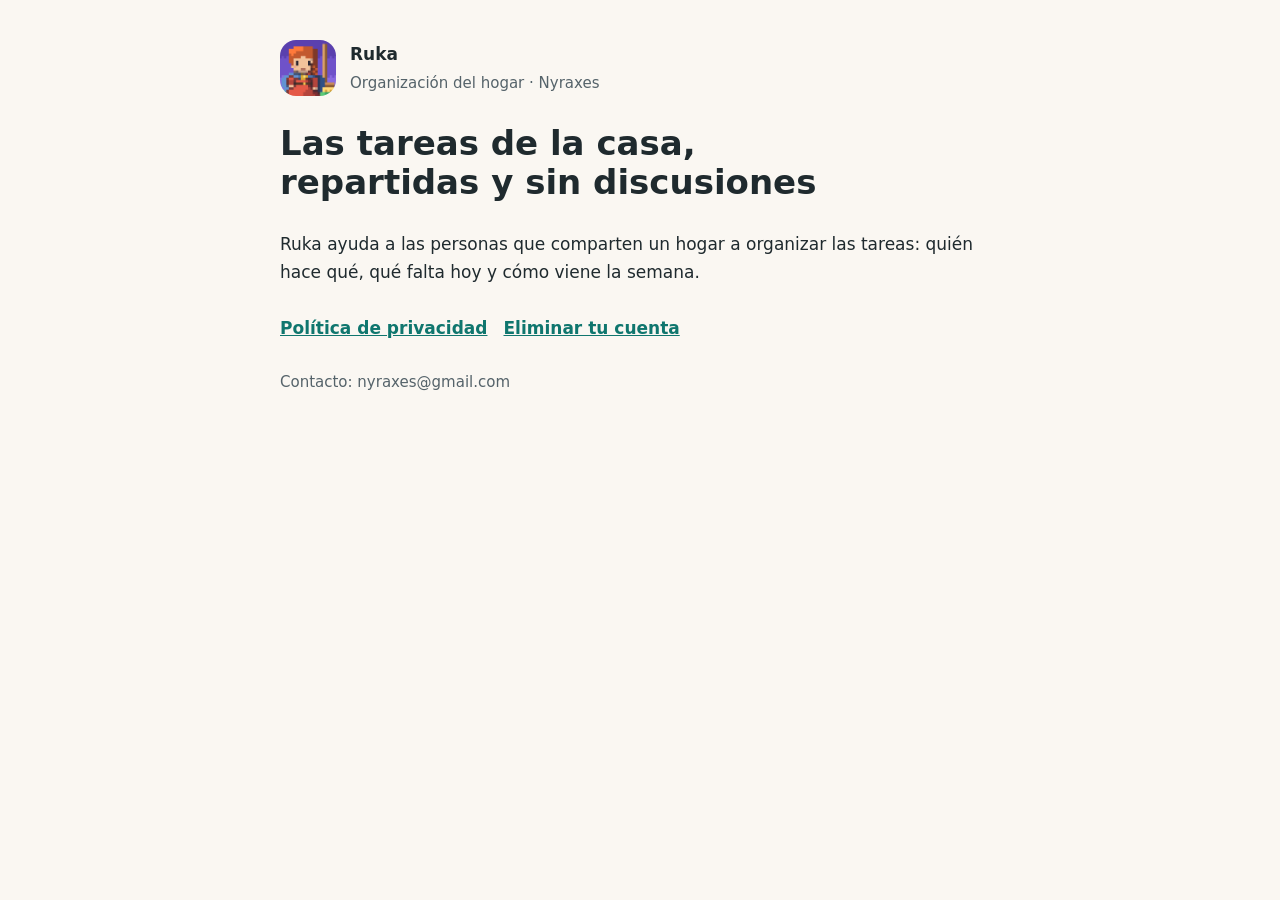
<file: index.html>
<!doctype html>
<html lang="es-AR">
<head>
<meta charset="utf-8">
<meta name="viewport" content="width=device-width, initial-scale=1">
<title>Ruka · Organización del hogar</title>
<link rel="stylesheet" href="estilo.css">
</head>
<body>
<main>
  <header>
    <img src="icono.png" alt="">
    <div><strong>Ruka</strong><br><span>Organización del hogar · Nyraxes</span></div>
  </header>
  <h1>Las tareas de la casa, repartidas y sin discusiones</h1>
  <p>Ruka ayuda a las personas que comparten un hogar a organizar las tareas: quién hace qué, qué falta hoy y cómo viene la semana.</p>
  <nav>
    <a href="privacidad.html">Política de privacidad</a>
    <a href="eliminar-cuenta.html">Eliminar tu cuenta</a>
  </nav>
  <footer><p>Contacto: nyraxes@gmail.com</p></footer>
</main>
</body>
</html>
</file>
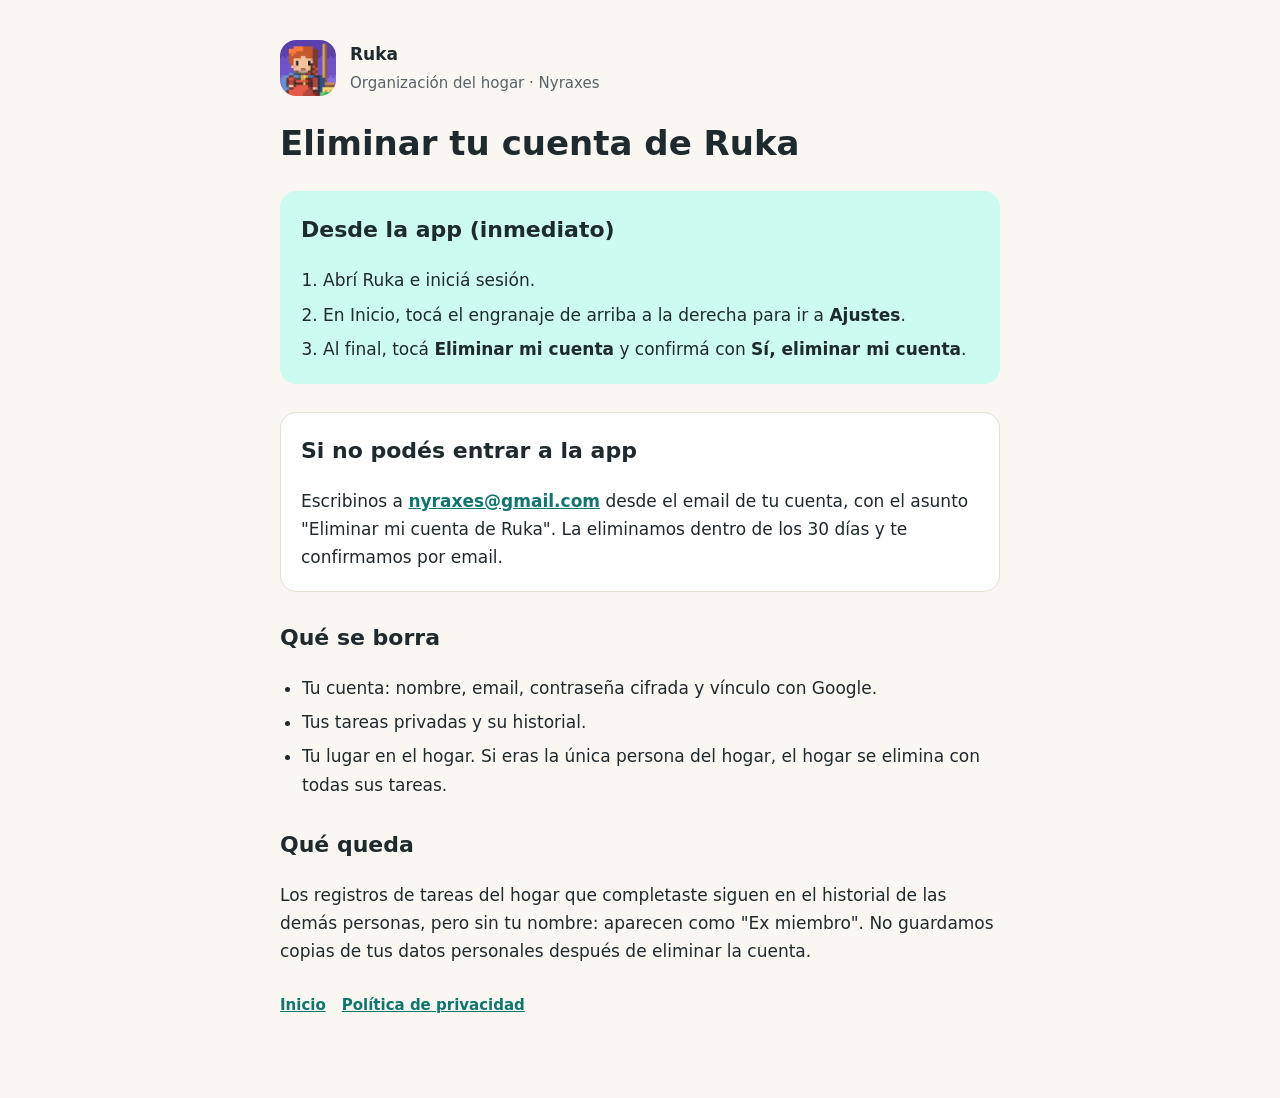
<file: eliminar-cuenta.html>
<!doctype html>
<html lang="es-AR">
<head>
<meta charset="utf-8">
<meta name="viewport" content="width=device-width, initial-scale=1">
<title>Eliminar tu cuenta · Ruka</title>
<link rel="stylesheet" href="estilo.css">
</head>
<body>
<main>
  <header>
    <img src="icono.png" alt="">
    <div><strong>Ruka</strong><br><span>Organización del hogar · Nyraxes</span></div>
  </header>

  <h1>Eliminar tu cuenta de Ruka</h1>

  <section class="card destacado">
    <h2>Desde la app (inmediato)</h2>
    <ol>
      <li>Abrí Ruka e iniciá sesión.</li>
      <li>En Inicio, tocá el engranaje de arriba a la derecha para ir a <strong>Ajustes</strong>.</li>
      <li>Al final, tocá <strong>Eliminar mi cuenta</strong> y confirmá con <strong>Sí, eliminar mi cuenta</strong>.</li>
    </ol>
  </section>

  <section class="card">
    <h2>Si no podés entrar a la app</h2>
    <p>Escribinos a <a href="mailto:nyraxes@gmail.com?subject=Eliminar%20mi%20cuenta%20de%20Homely">nyraxes@gmail.com</a> desde el email de tu cuenta, con el asunto "Eliminar mi cuenta de Ruka". La eliminamos dentro de los 30 días y te confirmamos por email.</p>
  </section>

  <section>
    <h2>Qué se borra</h2>
    <ul>
      <li>Tu cuenta: nombre, email, contraseña cifrada y vínculo con Google.</li>
      <li>Tus tareas privadas y su historial.</li>
      <li>Tu lugar en el hogar. Si eras la única persona del hogar, el hogar se elimina con todas sus tareas.</li>
    </ul>
  </section>

  <section>
    <h2>Qué queda</h2>
    <p>Los registros de tareas del hogar que completaste siguen en el historial de las demás personas, pero sin tu nombre: aparecen como "Ex miembro". No guardamos copias de tus datos personales después de eliminar la cuenta.</p>
  </section>

  <footer>
    <nav><a href="index.html">Inicio</a><a href="privacidad.html">Política de privacidad</a></nav>
  </footer>
</main>
</body>
</html>
</file>
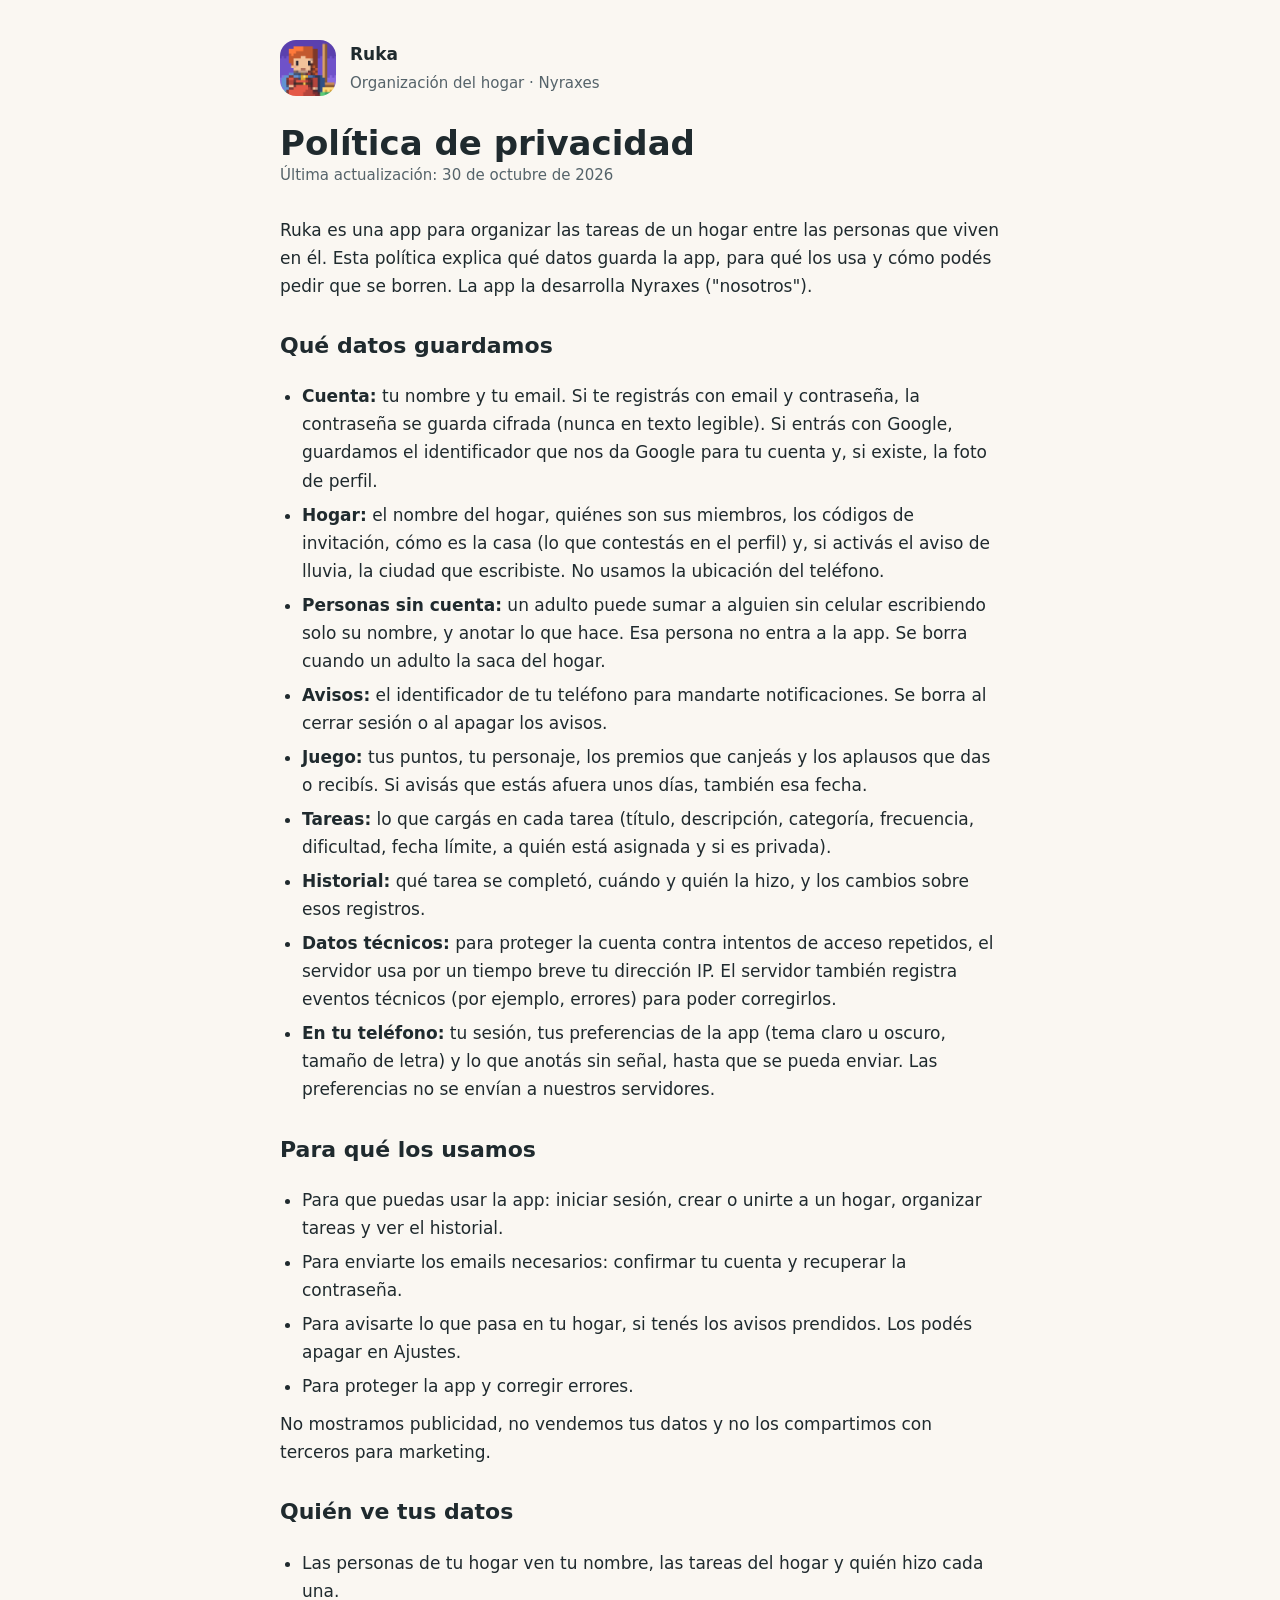
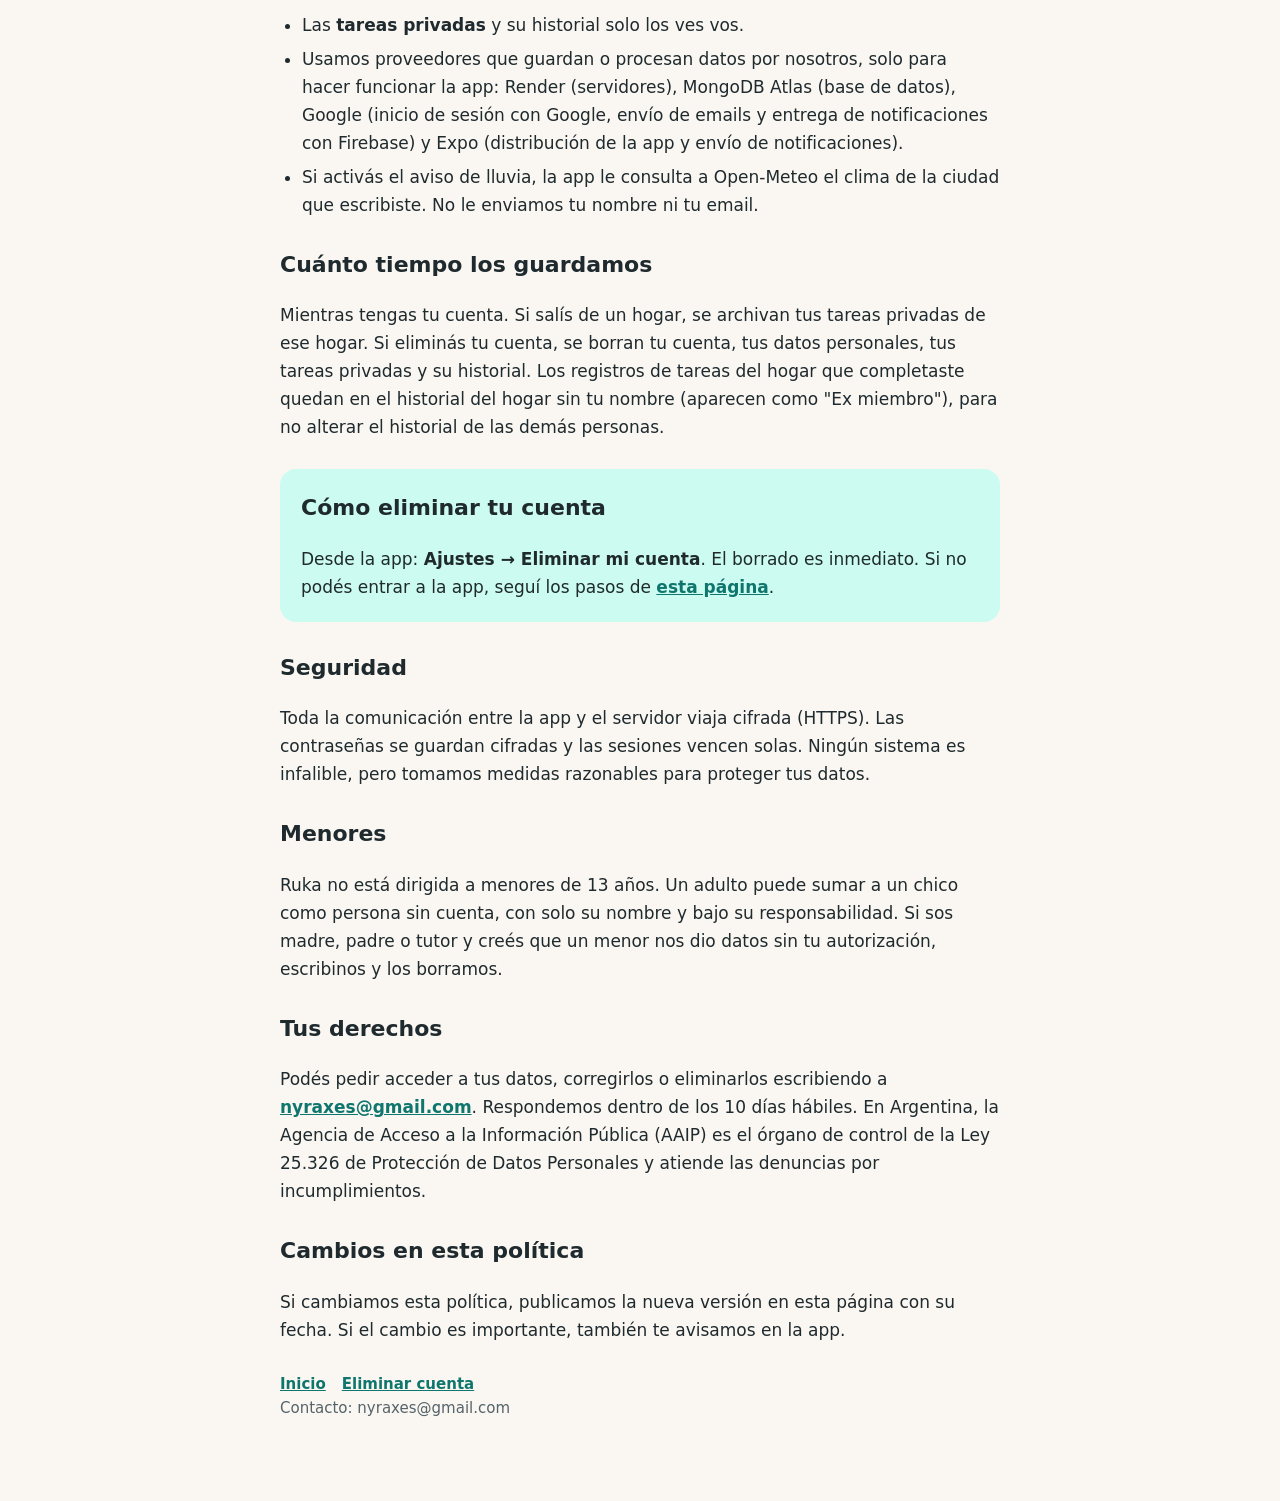
<file: privacidad.html>
<!doctype html>
<html lang="es-AR">
<head>
<meta charset="utf-8">
<meta name="viewport" content="width=device-width, initial-scale=1">
<title>Política de privacidad · Ruka</title>
<link rel="stylesheet" href="estilo.css">
</head>
<body>
<main>
  <header>
    <img src="icono.png" alt="">
    <div><strong>Ruka</strong><br><span>Organización del hogar · Nyraxes</span></div>
  </header>

  <div>
    <h1>Política de privacidad</h1>
    <p class="fecha">Última actualización: 30 de octubre de 2026</p>
  </div>

  <p>Ruka es una app para organizar las tareas de un hogar entre las personas que viven en él. Esta política explica qué datos guarda la app, para qué los usa y cómo podés pedir que se borren. La app la desarrolla Nyraxes ("nosotros").</p>

  <section>
    <h2>Qué datos guardamos</h2>
    <ul>
      <li><strong>Cuenta:</strong> tu nombre y tu email. Si te registrás con email y contraseña, la contraseña se guarda cifrada (nunca en texto legible). Si entrás con Google, guardamos el identificador que nos da Google para tu cuenta y, si existe, la foto de perfil.</li>
      <li><strong>Hogar:</strong> el nombre del hogar, quiénes son sus miembros, los códigos de invitación, cómo es la casa (lo que contestás en el perfil) y, si activás el aviso de lluvia, la ciudad que escribiste. No usamos la ubicación del teléfono.</li>
      <li><strong>Personas sin cuenta:</strong> un adulto puede sumar a alguien sin celular escribiendo solo su nombre, y anotar lo que hace. Esa persona no entra a la app. Se borra cuando un adulto la saca del hogar.</li>
      <li><strong>Avisos:</strong> el identificador de tu teléfono para mandarte notificaciones. Se borra al cerrar sesión o al apagar los avisos.</li>
      <li><strong>Juego:</strong> tus puntos, tu personaje, los premios que canjeás y los aplausos que das o recibís. Si avisás que estás afuera unos días, también esa fecha.</li>
      <li><strong>Tareas:</strong> lo que cargás en cada tarea (título, descripción, categoría, frecuencia, dificultad, fecha límite, a quién está asignada y si es privada).</li>
      <li><strong>Historial:</strong> qué tarea se completó, cuándo y quién la hizo, y los cambios sobre esos registros.</li>
      <li><strong>Datos técnicos:</strong> para proteger la cuenta contra intentos de acceso repetidos, el servidor usa por un tiempo breve tu dirección IP. El servidor también registra eventos técnicos (por ejemplo, errores) para poder corregirlos.</li>
      <li><strong>En tu teléfono:</strong> tu sesión, tus preferencias de la app (tema claro u oscuro, tamaño de letra) y lo que anotás sin señal, hasta que se pueda enviar. Las preferencias no se envían a nuestros servidores.</li>
    </ul>
  </section>

  <section>
    <h2>Para qué los usamos</h2>
    <ul>
      <li>Para que puedas usar la app: iniciar sesión, crear o unirte a un hogar, organizar tareas y ver el historial.</li>
      <li>Para enviarte los emails necesarios: confirmar tu cuenta y recuperar la contraseña.</li>
      <li>Para avisarte lo que pasa en tu hogar, si tenés los avisos prendidos. Los podés apagar en Ajustes.</li>
      <li>Para proteger la app y corregir errores.</li>
    </ul>
    <p>No mostramos publicidad, no vendemos tus datos y no los compartimos con terceros para marketing.</p>
  </section>

  <section>
    <h2>Quién ve tus datos</h2>
    <ul>
      <li>Las personas de tu hogar ven tu nombre, las tareas del hogar y quién hizo cada una.</li>
      <li>Las <strong>tareas privadas</strong> y su historial solo los ves vos.</li>
      <li>Usamos proveedores que guardan o procesan datos por nosotros, solo para hacer funcionar la app: Render (servidores), MongoDB Atlas (base de datos), Google (inicio de sesión con Google, envío de emails y entrega de notificaciones con Firebase) y Expo (distribución de la app y envío de notificaciones).</li>
      <li>Si activás el aviso de lluvia, la app le consulta a Open-Meteo el clima de la ciudad que escribiste. No le enviamos tu nombre ni tu email.</li>
    </ul>
  </section>

  <section>
    <h2>Cuánto tiempo los guardamos</h2>
    <p>Mientras tengas tu cuenta. Si salís de un hogar, se archivan tus tareas privadas de ese hogar. Si eliminás tu cuenta, se borran tu cuenta, tus datos personales, tus tareas privadas y su historial. Los registros de tareas del hogar que completaste quedan en el historial del hogar sin tu nombre (aparecen como "Ex miembro"), para no alterar el historial de las demás personas.</p>
  </section>

  <section class="card destacado">
    <h2>Cómo eliminar tu cuenta</h2>
    <p>Desde la app: <strong>Ajustes → Eliminar mi cuenta</strong>. El borrado es inmediato. Si no podés entrar a la app, seguí los pasos de <a href="eliminar-cuenta.html">esta página</a>.</p>
  </section>

  <section>
    <h2>Seguridad</h2>
    <p>Toda la comunicación entre la app y el servidor viaja cifrada (HTTPS). Las contraseñas se guardan cifradas y las sesiones vencen solas. Ningún sistema es infalible, pero tomamos medidas razonables para proteger tus datos.</p>
  </section>

  <section>
    <h2>Menores</h2>
    <p>Ruka no está dirigida a menores de 13 años. Un adulto puede sumar a un chico como persona sin cuenta, con solo su nombre y bajo su responsabilidad. Si sos madre, padre o tutor y creés que un menor nos dio datos sin tu autorización, escribinos y los borramos.</p>
  </section>

  <section>
    <h2>Tus derechos</h2>
    <p>Podés pedir acceder a tus datos, corregirlos o eliminarlos escribiendo a <a href="mailto:nyraxes@gmail.com">nyraxes@gmail.com</a>. Respondemos dentro de los 10 días hábiles. En Argentina, la Agencia de Acceso a la Información Pública (AAIP) es el órgano de control de la Ley 25.326 de Protección de Datos Personales y atiende las denuncias por incumplimientos.</p>
  </section>

  <section>
    <h2>Cambios en esta política</h2>
    <p>Si cambiamos esta política, publicamos la nueva versión en esta página con su fecha. Si el cambio es importante, también te avisamos en la app.</p>
  </section>

  <footer>
    <nav><a href="index.html">Inicio</a><a href="eliminar-cuenta.html">Eliminar cuenta</a></nav>
    <p>Contacto: nyraxes@gmail.com</p>
  </footer>
</main>
</body>
</html>
</file>
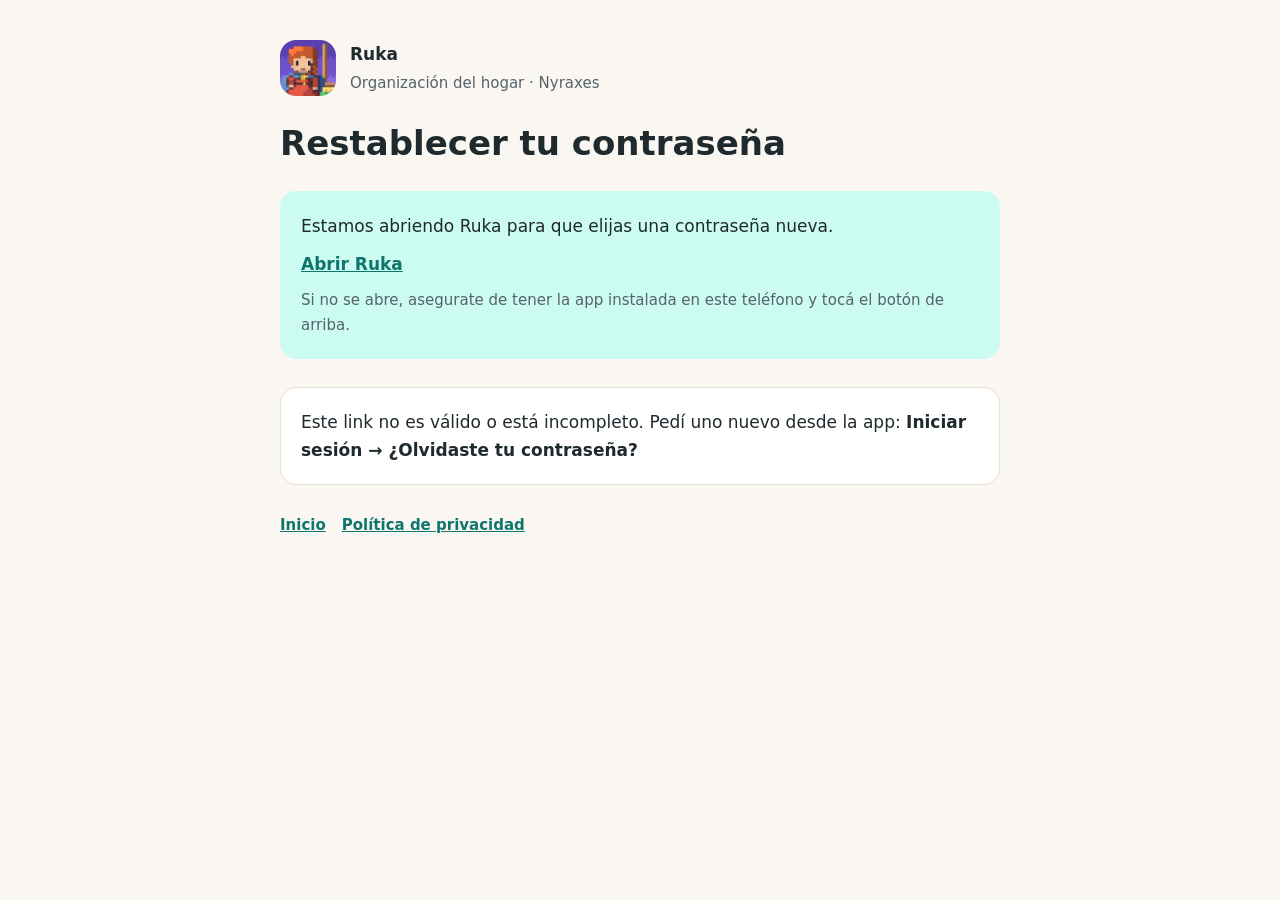
<file: restablecer.html>
<!doctype html>
<html lang="es-AR">
<head>
<meta charset="utf-8">
<meta name="viewport" content="width=device-width, initial-scale=1">
<title>Restablecer contraseña · Ruka</title>
<link rel="stylesheet" href="estilo.css">
</head>
<body>
<main>
  <header>
    <img src="icono.png" alt="">
    <div><strong>Ruka</strong><br><span>Organización del hogar · Nyraxes</span></div>
  </header>

  <h1>Restablecer tu contraseña</h1>

  <!-- Gmail y otros clientes no dejan tocar links homely://, así que el mail apunta acá
       (https) y esta página abre la app con el mismo token. -->
  <section class="card destacado" id="con-token" hidden>
    <p>Estamos abriendo Ruka para que elijas una contraseña nueva.</p>
    <p><a id="abrir" href="#">Abrir Ruka</a></p>
    <p class="fecha">Si no se abre, asegurate de tener la app instalada en este teléfono y tocá el botón de arriba.</p>
  </section>

  <section class="card" id="sin-token" hidden>
    <p>Este link no es válido o está incompleto. Pedí uno nuevo desde la app: <strong>Iniciar sesión → ¿Olvidaste tu contraseña?</strong></p>
  </section>

  <footer>
    <nav><a href="index.html">Inicio</a><a href="privacidad.html">Política de privacidad</a></nav>
  </footer>
</main>
<script>
  (function () {
    var token = new URLSearchParams(window.location.search).get('token');
    if (!token) {
      document.getElementById('sin-token').hidden = false;
      return;
    }
    var deepLink = 'homely://reset-password?token=' + encodeURIComponent(token);
    document.getElementById('abrir').href = deepLink;
    document.getElementById('con-token').hidden = false;
    window.location.href = deepLink;
  })();
</script>
</body>
</html>
</file>
<file: estilo.css>
/* Páginas públicas de Ruka (privacidad, eliminar cuenta). Colores y fuente de constants/theme.ts. */
:root {
  --primary: #0f766e; --primary-soft: #ccfbf1;
  --bg: #faf7f2; --surface: #ffffff; --border: #e7e0d5;
  --text: #1f2a2e; --muted: #55636a;
  --font: "Nunito", ui-rounded, system-ui, -apple-system, "Segoe UI", Roboto, sans-serif;
}
@media (prefers-color-scheme: dark) {
  :root { color-scheme: dark; --primary: #2dd4bf; --primary-soft: #123a36; --bg: #14191b; --surface: #1d2427; --border: #2f3a3f; --text: #f1ede6; --muted: #b4bec3; }
}
* { box-sizing: border-box; }
body { margin: 0; background: var(--bg); color: var(--text); font-family: var(--font); font-size: 17px; line-height: 1.65; padding-inline: 20px; padding-block: 40px 80px; }
main { max-width: 720px; margin: 0 auto; display: flex; flex-direction: column; gap: 28px; }
header { display: flex; align-items: center; gap: 14px; }
header img { width: 56px; height: 56px; border-radius: 16px; }
header span { font-size: 15px; color: var(--muted); }
h1 { font-size: 34px; line-height: 1.15; margin: 0; text-wrap: balance; }
h2 { font-size: 22px; margin: 0 0 8px; }
p, ul, ol { margin: 0; }
ul, ol { padding-left: 22px; display: flex; flex-direction: column; gap: 6px; }
section { display: flex; flex-direction: column; gap: 10px; }
.card { background: var(--surface); border: 1px solid var(--border); border-radius: 16px; padding: 20px; display: flex; flex-direction: column; gap: 10px; }
.destacado { background: var(--primary-soft); border-color: transparent; }
a { color: var(--primary); font-weight: 700; }
.fecha, footer { color: var(--muted); font-size: 15px; }
nav { display: flex; gap: 16px; flex-wrap: wrap; }
@media (max-width: 480px) { body { padding-inline: 16px; } h1 { font-size: 28px; } }
</file>
